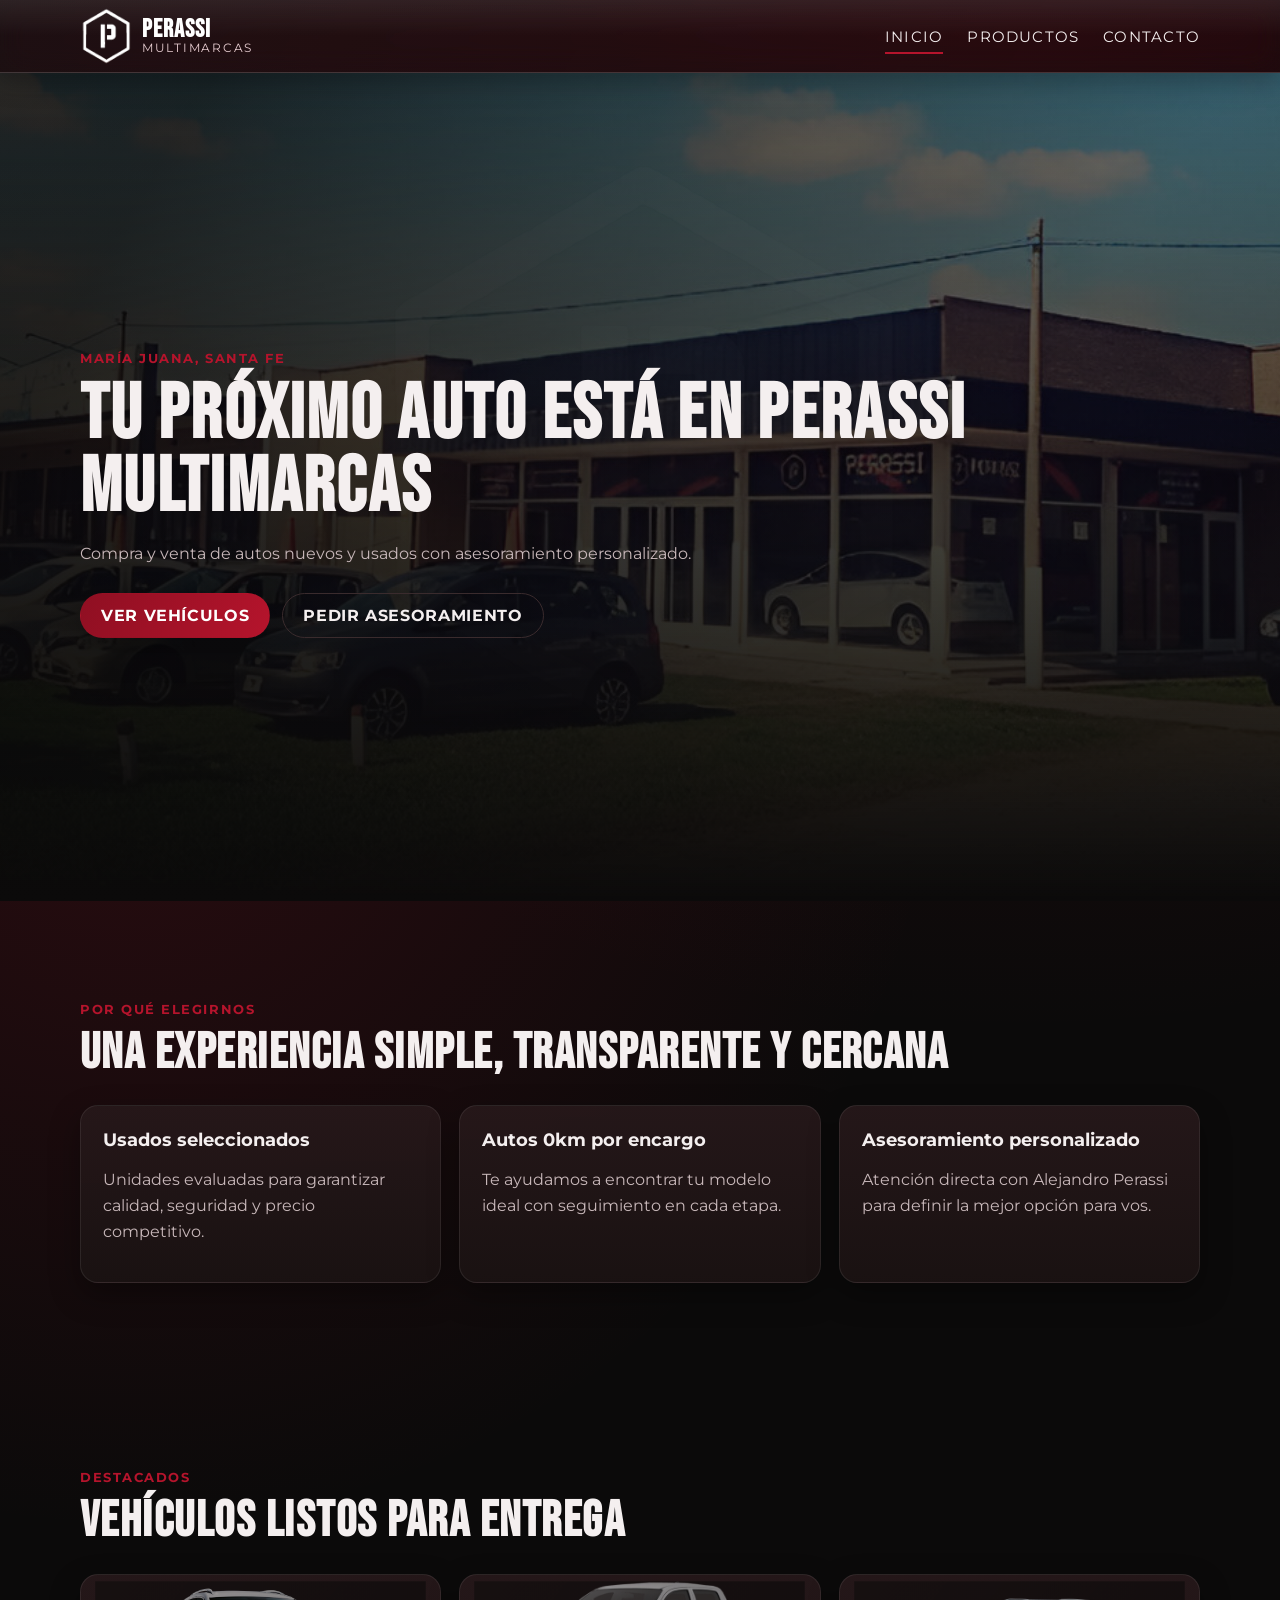
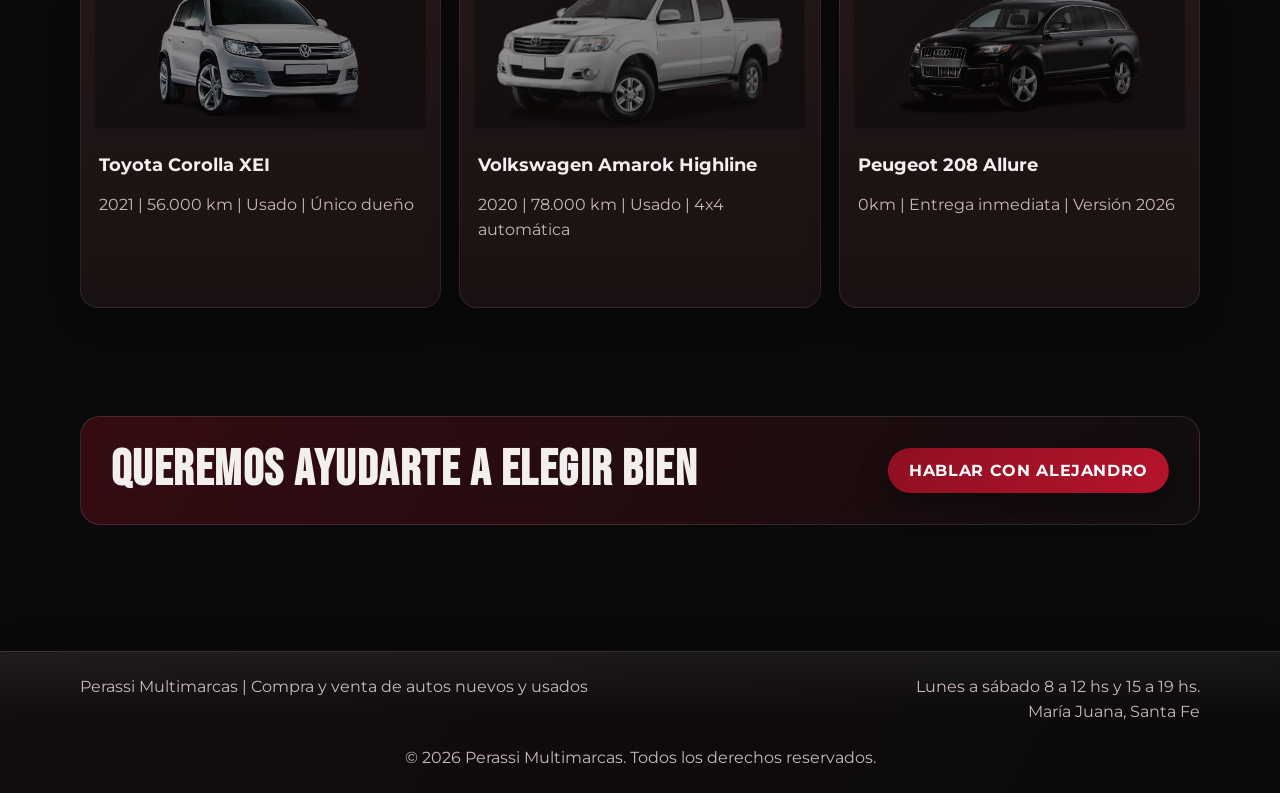
<file: index.html>
﻿<!DOCTYPE html>
<html lang="es">
<head>
  <meta charset="UTF-8">
  <meta name="viewport" content="width=device-width, initial-scale=1.0">
  <title>Perassi Multimarcas | Inicio</title>
  <meta name="description" content="Compra y venta de autos nuevos y usados en María Juana, Santa Fe. Asesoramiento personalizado.">
  <link rel="preconnect" href="https://fonts.googleapis.com">
  <link rel="preconnect" href="https://fonts.gstatic.com" crossorigin>
  <link href="https://fonts.googleapis.com/css2?family=Bebas+Neue&family=Montserrat:wght@400;500;600;700;800&display=swap" rel="stylesheet">
  <link rel="stylesheet" href="styles.css">
</head>
<body>
  <header class="site-header">
    <div class="container nav-wrap">
      <a class="brand" href="index.html" aria-label="Perassi Multimarcas inicio">
        <img src="assets/logo-perassi-p.png" alt="Logo Perassi Multimarcas">
        <span class="brand-text">
          <strong>Perassi</strong>
          <span>multimarcas</span>
        </span>
      </a>
      <button class="nav-toggle" aria-label="Abrir menú" aria-expanded="false" aria-controls="primary-nav"><span class="sr-only">Menú</span><span class="bar"></span><span class="bar"></span><span class="bar"></span></button>
      <nav id="primary-nav" class="site-nav">
        <a class="active" href="index.html">Inicio</a>
        <a href="productos.html">Productos</a>
        <a href="contacto.html">Contacto</a>
      </nav>
    </div>
  </header>

  <main>
    <section class="hero">
      <div class="hero-overlay"></div>
      <div class="container hero-content reveal">
        <p class="eyebrow">María Juana, Santa Fe</p>
        <h1>Tu próximo auto está en Perassi Multimarcas</h1>
        <p>Compra y venta de autos nuevos y usados con asesoramiento personalizado.</p>
        <div class="hero-actions">
          <a class="btn btn-primary" href="productos.html">Ver vehículos</a>
          <a class="btn btn-outline" href="contacto.html">Pedir asesoramiento</a>
        </div>
      </div>
    </section>

    <section class="section features">
      <div class="container">
        <div class="section-head reveal">
          <p class="eyebrow">Por qué elegirnos</p>
          <h2>Una experiencia simple, transparente y cercana</h2>
        </div>
        <div class="feature-grid">
          <article class="card reveal">
            <h3>Usados seleccionados</h3>
            <p>Unidades evaluadas para garantizar calidad, seguridad y precio competitivo.</p>
          </article>
          <article class="card reveal">
            <h3>Autos 0km por encargo</h3>
            <p>Te ayudamos a encontrar tu modelo ideal con seguimiento en cada etapa.</p>
          </article>
          <article class="card reveal">
            <h3>Asesoramiento personalizado</h3>
            <p>Atención directa con Alejandro Perassi para definir la mejor opción para vos.</p>
          </article>
        </div>
      </div>
    </section>

    <section class="section inventory-preview">
      <div class="container">
        <div class="section-head reveal">
          <p class="eyebrow">Destacados</p>
          <h2>Vehículos listos para entrega</h2>
        </div>
        <div class="vehicle-grid">
          <article class="vehicle-card reveal">
            <a class="vehicle-card-hitbox" href="contacto.html" aria-label="Consultar Toyota Corolla XEI"></a>
            <div class="vehicle-thumb thumb-1"></div>
            <div class="vehicle-body">
              <h3>Toyota Corolla XEI</h3>
              <p>2021 | 56.000 km | Usado | Único dueño</p>
              <span class="vehicle-link">Consultar unidad</span>
            </div>
          </article>
          <article class="vehicle-card reveal">
            <a class="vehicle-card-hitbox" href="contacto.html" aria-label="Consultar Volkswagen Amarok Highline"></a>
            <div class="vehicle-thumb thumb-2"></div>
            <div class="vehicle-body">
              <h3>Volkswagen Amarok Highline</h3>
              <p>2020 | 78.000 km | Usado | 4x4 automática</p>
              <span class="vehicle-link">Consultar unidad</span>
            </div>
          </article>
          <article class="vehicle-card reveal">
            <a class="vehicle-card-hitbox" href="contacto.html" aria-label="Consultar Peugeot 208 Allure"></a>
            <div class="vehicle-thumb thumb-3"></div>
            <div class="vehicle-body">
              <h3>Peugeot 208 Allure</h3>
              <p>0km | Entrega inmediata | Versión 2026</p>
              <span class="vehicle-link">Consultar unidad</span>
            </div>
          </article>
        </div>
      </div>
    </section>

    <section class="section cta-strip reveal">
      <div class="container cta-inner">
        <h2>Queremos ayudarte a elegir bien</h2>
        <a class="btn btn-primary" href="contacto.html">Hablar con Alejandro</a>
      </div>
    </section>
  </main>

  <footer class="site-footer">
    <div class="container footer-inner">
      <p class="footer-left">Perassi Multimarcas | Compra y venta de autos nuevos y usados</p>
      <div class="footer-right">
        <p class="footer-hours">Lunes a sábado 8 a 12 hs y 15 a 19 hs.</p>
        <p><a class="footer-map" href="https://www.google.com/maps/search/?api=1&query=Mar%C3%ADa+Juana%2C+Santa+Fe%2C+Argentina" target="_blank" rel="noopener noreferrer">María Juana, Santa Fe</a></p>
      </div>
      <p class="footer-legal">© 2026 Perassi Multimarcas. Todos los derechos reservados.</p>
    </div>
  </footer>

  <script src="script.js"></script>
  
</body>
</html>
</file>
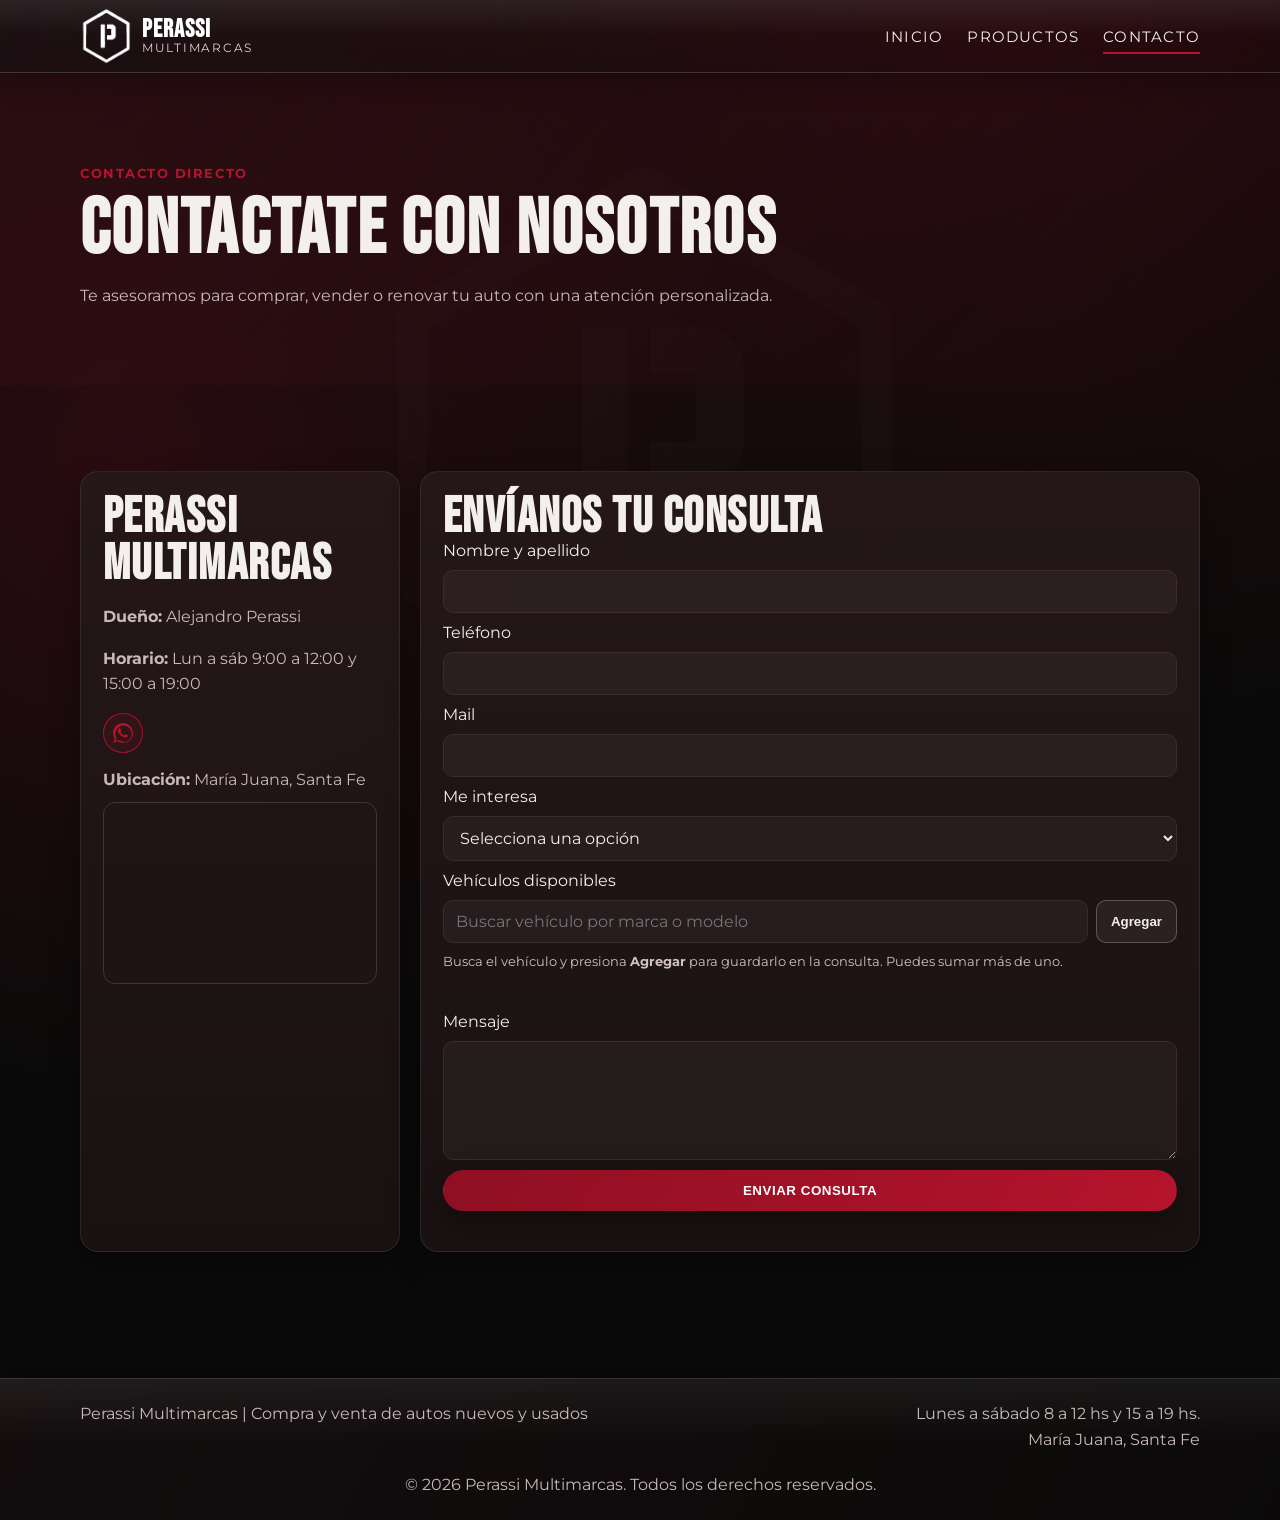
<file: contacto.html>
﻿<!DOCTYPE html>
<html lang="es">
<head>
  <meta charset="UTF-8">
  <meta name="viewport" content="width=device-width, initial-scale=1.0">
  <title>Perassi Multimarcas | Contacto</title>
  <meta name="description" content="Contacta a Perassi Multimarcas para asesoramiento personalizado en compra y venta de autos.">
  <link rel="preconnect" href="https://fonts.googleapis.com">
  <link rel="preconnect" href="https://fonts.gstatic.com" crossorigin>
  <link href="https://fonts.googleapis.com/css2?family=Bebas+Neue&family=Montserrat:wght@400;500;600;700;800&display=swap" rel="stylesheet">
  <link rel="stylesheet" href="styles.css">
</head>
<body>
  <header class="site-header">
    <div class="container nav-wrap">
      <a class="brand" href="index.html" aria-label="Perassi Multimarcas inicio">
        <img src="assets/logo-perassi-p.png" alt="Logo Perassi Multimarcas">
        <span class="brand-text">
          <strong>Perassi</strong>
          <span>multimarcas</span>
        </span>
      </a>
      <button class="nav-toggle" aria-label="Abrir menú" aria-expanded="false" aria-controls="primary-nav"><span class="sr-only">Menú</span><span class="bar"></span><span class="bar"></span><span class="bar"></span></button>
      <nav id="primary-nav" class="site-nav">
        <a href="index.html">Inicio</a>
        <a href="productos.html">Productos</a>
        <a class="active" href="contacto.html">Contacto</a>
      </nav>
    </div>
  </header>

  <main>
    <section class="page-hero page-hero-contact brand-bg-lock">
      <div class="container reveal">
        <p class="eyebrow">Contacto directo</p>
        <h1>Contactate con nosotros</h1>
        <p>Te asesoramos para comprar, vender o renovar tu auto con una atención personalizada.</p>
      </div>
    </section>

    <section class="section">
      <div class="container contact-layout">
        <aside class="contact-info card reveal">
          <h2>Perassi Multimarcas</h2>
          <p><strong>Dueño:</strong> Alejandro Perassi</p>
          <p><strong>Horario:</strong> Lun a sáb 9:00 a 12:00 y 15:00 a 19:00</p>
          <div class="contact-actions">
            <a class="whatsapp-icon-link" href="https://wa.me/5490000000000" target="_blank" rel="noopener noreferrer" aria-label="Escribir por WhatsApp">
              <svg viewBox="0 0 24 24" width="24" height="24" aria-hidden="true">
                <path fill="currentColor" d="M12.04 2C6.55 2 2.1 6.45 2.1 11.94c0 1.95.56 3.85 1.63 5.47L2 22l4.74-1.68a9.88 9.88 0 0 0 5.3 1.54h.01c5.49 0 9.95-4.45 9.95-9.94A9.95 9.95 0 0 0 12.04 2Zm0 18.24h-.01a8.27 8.27 0 0 1-4.2-1.14l-.3-.18-2.81 1 .94-2.88-.2-.3a8.25 8.25 0 0 1-1.28-4.4 8.33 8.33 0 1 1 8.34 8.9Zm4.56-6.22c-.25-.13-1.47-.72-1.7-.8-.23-.09-.4-.13-.56.12-.17.25-.65.8-.8.96-.15.17-.3.19-.56.06-.25-.13-1.08-.4-2.05-1.29-.76-.68-1.28-1.52-1.43-1.78-.15-.25-.02-.38.11-.5.11-.1.25-.26.38-.39.13-.13.17-.22.25-.37.08-.16.04-.28-.02-.4-.06-.13-.56-1.35-.76-1.84-.2-.49-.4-.42-.56-.43h-.48c-.16 0-.42.06-.64.31-.22.25-.84.82-.84 2s.86 2.32.98 2.48c.12.16 1.7 2.6 4.12 3.65.58.25 1.03.4 1.38.5.58.18 1.1.15 1.52.09.46-.07 1.47-.6 1.68-1.18.21-.58.21-1.07.15-1.17-.06-.1-.23-.16-.48-.29Z"/>
              </svg>
            </a>
          </div>
          <p class="contact-location"><strong>Ubicación:</strong> María Juana, Santa Fe</p>
          <div class="contact-map-wrap">
            <iframe
              title="Mapa de María Juana, Santa Fe"
              src="https://www.google.com/maps?q=Mar%C3%ADa+Juana,+Santa+Fe&output=embed"
              loading="lazy"
              referrerpolicy="no-referrer-when-downgrade"
            ></iframe>
          </div>
        </aside>

        <div class="contact-form-wrap card reveal">
          <h2>Envíanos tu consulta</h2>
          <form class="contact-form" id="contactForm" novalidate>
            <label for="name">Nombre y apellido</label>
            <input id="name" name="name" type="text" required>

            <label for="phone">Teléfono</label>
            <input id="phone" name="phone" type="tel" required>

            <label for="email">Mail</label>
            <input id="email" name="email" type="email" required>

            <label for="interest">Me interesa</label>
            <select id="interest" name="interest" required>
              <option value="">Selecciona una opción</option>
              <option value="compra">Comprar un auto</option>
              <option value="venta">Vender mi auto</option>
              <option value="permuta">Consultar permuta</option>
            </select>

            <label for="vehicleAvailable">Vehículos disponibles</label>
            <div class="vehicle-selector-wrap">
              <input id="vehicleAvailable" name="vehicleAvailable" type="search" list="vehicleOptions" placeholder="Buscar vehículo por marca o modelo">
              <button id="addVehicleBtn" class="btn btn-outline btn-small" type="button">Agregar</button>
            </div>
            <p class="field-help">Busca el vehículo y presiona <strong>Agregar</strong> para guardarlo en la consulta. Puedes sumar más de uno.</p>
            <datalist id="vehicleOptions"></datalist>
            <div id="selectedVehiclesList" class="selected-vehicles" aria-live="polite"></div>
            <input id="selectedVehicles" name="selectedVehicles" type="hidden">

            <label for="message">Mensaje</label>
            <textarea id="message" name="message" rows="5" required></textarea>

            <button type="submit" class="btn btn-primary">Enviar consulta</button>
            <p id="formMessage" class="form-message" aria-live="polite"></p>
          </form>
        </div>
      </div>
    </section>
  </main>

  <footer class="site-footer">
    <div class="container footer-inner">
      <p class="footer-left">Perassi Multimarcas | Compra y venta de autos nuevos y usados</p>
      <div class="footer-right">
        <p class="footer-hours">Lunes a sábado 8 a 12 hs y 15 a 19 hs.</p>
        <p><a class="footer-map" href="https://www.google.com/maps/search/?api=1&query=Mar%C3%ADa+Juana%2C+Santa+Fe%2C+Argentina" target="_blank" rel="noopener noreferrer">María Juana, Santa Fe</a></p>
      </div>
      <p class="footer-legal">© 2026 Perassi Multimarcas. Todos los derechos reservados.</p>
    </div>
  </footer>

  <script src="script.js"></script>
</body>
</html>
</file>
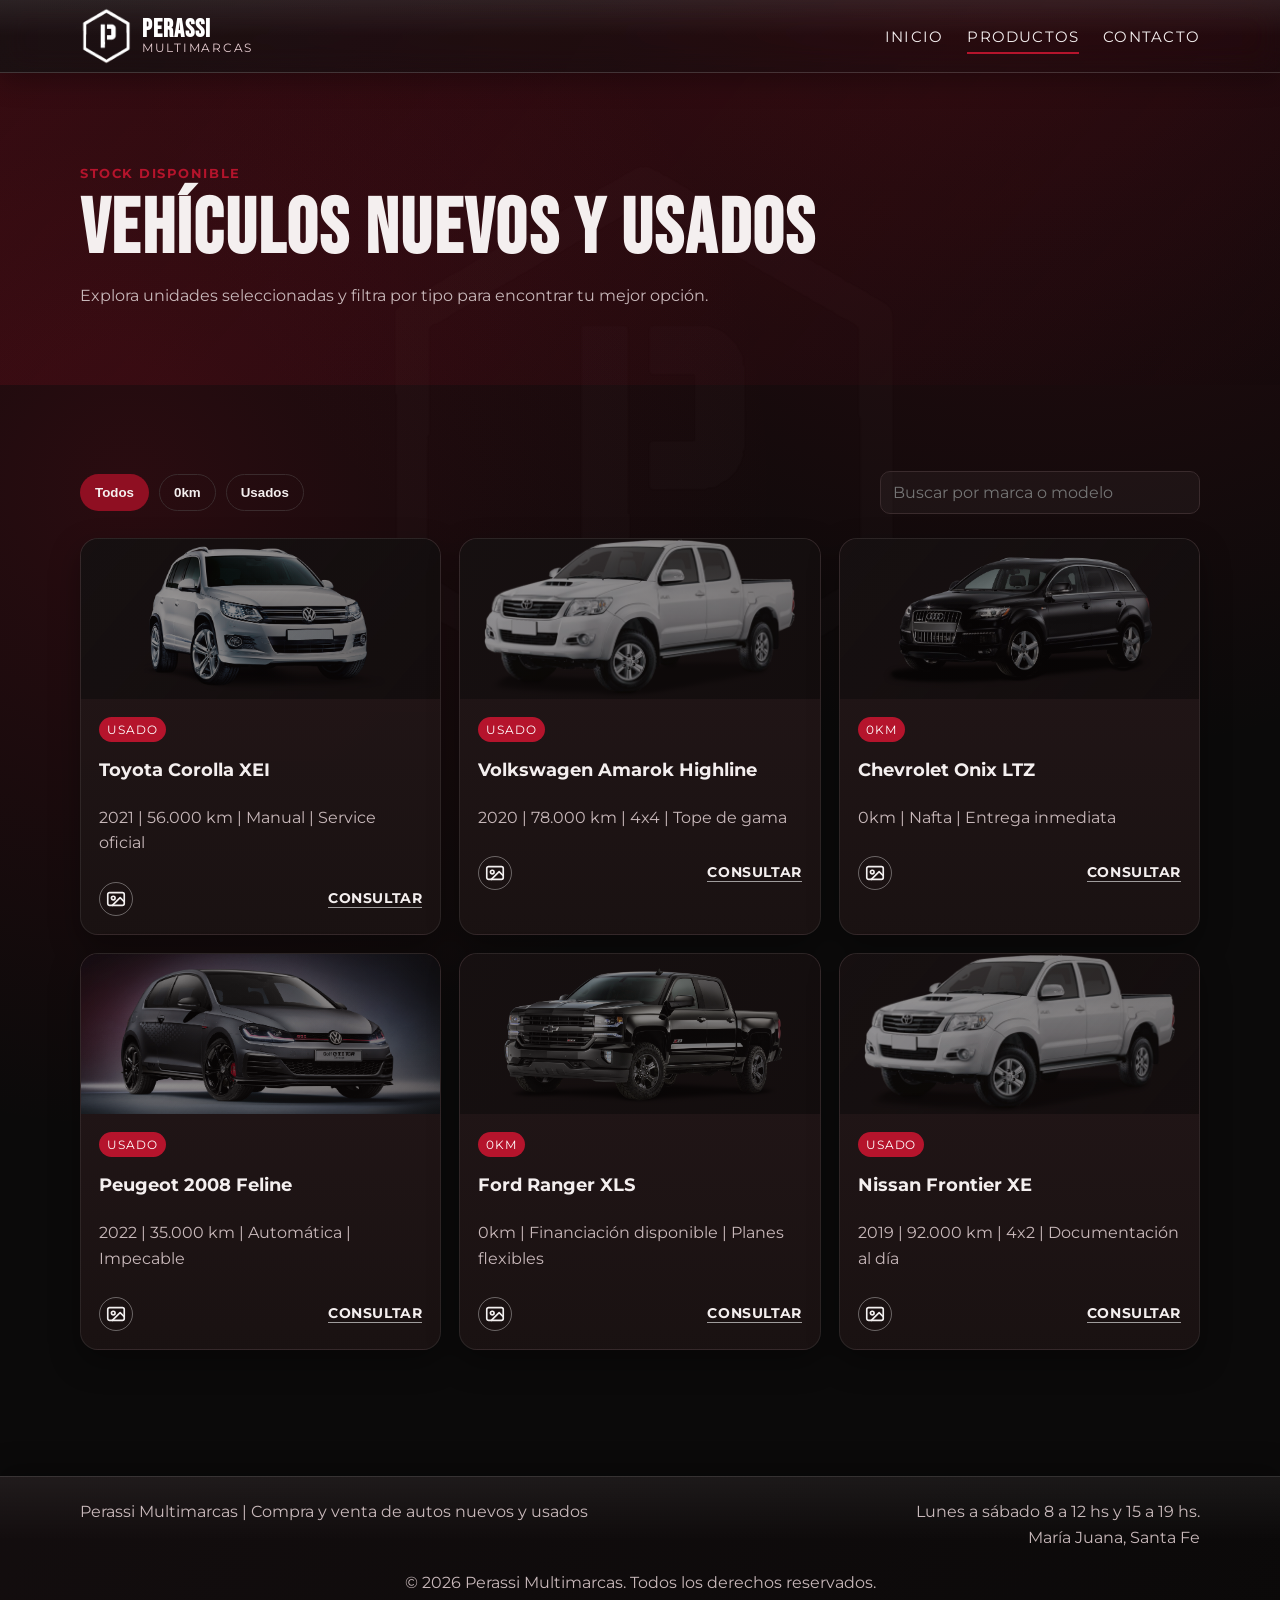
<file: productos.html>
﻿<!DOCTYPE html>
<html lang="es">
<head>
  <meta charset="UTF-8">
  <meta name="viewport" content="width=device-width, initial-scale=1.0">
  <title>Perassi Multimarcas | Productos</title>
  <meta name="description" content="Catalogo de autos nuevos y usados de Perassi Multimarcas en Maria Juana, Santa Fe.">
  <link rel="preconnect" href="https://fonts.googleapis.com">
  <link rel="preconnect" href="https://fonts.gstatic.com" crossorigin>
  <link href="https://fonts.googleapis.com/css2?family=Bebas+Neue&family=Montserrat:wght@400;500;600;700;800&display=swap" rel="stylesheet">
  <link rel="stylesheet" href="styles.css">
</head>
<body>
  <header class="site-header">
    <div class="container nav-wrap">
      <a class="brand" href="index.html" aria-label="Perassi Multimarcas inicio">
        <img src="assets/logo-perassi-p.png" alt="Logo Perassi Multimarcas">
        <span class="brand-text">
          <strong>Perassi</strong>
          <span>multimarcas</span>
        </span>
      </a>
      <button class="nav-toggle" aria-label="Abrir menú" aria-expanded="false" aria-controls="primary-nav"><span class="sr-only">Menú</span><span class="bar"></span><span class="bar"></span><span class="bar"></span></button>
      <nav id="primary-nav" class="site-nav">
        <a href="index.html">Inicio</a>
        <a class="active" href="productos.html">Productos</a>
        <a href="contacto.html">Contacto</a>
      </nav>
    </div>
  </header>

  <main>
    <section class="page-hero page-hero-products brand-bg-lock">
      <div class="container reveal">
        <p class="eyebrow">Stock disponible</p>
        <h1>Vehículos nuevos y usados</h1>
        <p>Explora unidades seleccionadas y filtra por tipo para encontrar tu mejor opción.</p>
      </div>
    </section>

    <section class="section">
      <div class="container">
        <div class="filters reveal">
          <div class="filter-buttons" role="group" aria-label="Filtrar por tipo">
            <button class="filter-btn active" data-filter="all">Todos</button>
            <button class="filter-btn" data-filter="nuevo">0km</button>
            <button class="filter-btn" data-filter="usado">Usados</button>
          </div>
          <input id="searchInput" type="search" placeholder="Buscar por marca o modelo" aria-label="Buscar vehículos">
        </div>

        <div id="productGrid" class="vehicle-grid products-grid">
          <article class="vehicle-card reveal" data-type="usado" data-name="toyota corolla xei" data-vehicle-title="Toyota Corolla XEI" tabindex="0" role="button" aria-label="Abrir galería Toyota Corolla XEI">
            <div class="vehicle-thumb thumb-1"></div>
            <div class="vehicle-body">
              <span class="badge">Usado</span>
              <h3>Toyota Corolla XEI</h3>
              <p>2021 | 56.000 km | Manual | Service oficial</p>
              <div class="vehicle-actions">
                <span class="gallery-icon" aria-hidden="true">
                  <svg viewBox="0 0 24 24" width="22" height="22" fill="none" stroke="currentColor" stroke-width="1.8" stroke-linecap="round" stroke-linejoin="round"><rect x="3" y="5" width="18" height="14" rx="2"></rect><circle cx="9" cy="11" r="2"></circle><path d="M21 15l-4.5-4.5L8 19"></path></svg>
                </span>
                <a class="consult-link" href="contacto.html">Consultar</a>
              </div>
            </div>
          </article>
          <article class="vehicle-card reveal" data-type="usado" data-name="volkswagen amarok highline" data-vehicle-title="Volkswagen Amarok Highline" tabindex="0" role="button" aria-label="Abrir galería Volkswagen Amarok Highline">
            <div class="vehicle-thumb thumb-2"></div>
            <div class="vehicle-body">
              <span class="badge">Usado</span>
              <h3>Volkswagen Amarok Highline</h3>
              <p>2020 | 78.000 km | 4x4 | Tope de gama</p>
              <div class="vehicle-actions">
                <span class="gallery-icon" aria-hidden="true">
                  <svg viewBox="0 0 24 24" width="22" height="22" fill="none" stroke="currentColor" stroke-width="1.8" stroke-linecap="round" stroke-linejoin="round"><rect x="3" y="5" width="18" height="14" rx="2"></rect><circle cx="9" cy="11" r="2"></circle><path d="M21 15l-4.5-4.5L8 19"></path></svg>
                </span>
                <a class="consult-link" href="contacto.html">Consultar</a>
              </div>
            </div>
          </article>
          <article class="vehicle-card reveal" data-type="nuevo" data-name="chevrolet onix ltz" data-vehicle-title="Chevrolet Onix LTZ" tabindex="0" role="button" aria-label="Abrir galería Chevrolet Onix LTZ">
            <div class="vehicle-thumb thumb-3"></div>
            <div class="vehicle-body">
              <span class="badge">0km</span>
              <h3>Chevrolet Onix LTZ</h3>
              <p>0km | Nafta | Entrega inmediata</p>
              <div class="vehicle-actions">
                <span class="gallery-icon" aria-hidden="true">
                  <svg viewBox="0 0 24 24" width="22" height="22" fill="none" stroke="currentColor" stroke-width="1.8" stroke-linecap="round" stroke-linejoin="round"><rect x="3" y="5" width="18" height="14" rx="2"></rect><circle cx="9" cy="11" r="2"></circle><path d="M21 15l-4.5-4.5L8 19"></path></svg>
                </span>
                <a class="consult-link" href="contacto.html">Consultar</a>
              </div>
            </div>
          </article>
          <article class="vehicle-card reveal" data-type="usado" data-name="peugeot 2008 feline" data-vehicle-title="Peugeot 2008 Feline" tabindex="0" role="button" aria-label="Abrir galería Peugeot 2008 Feline">
            <div class="vehicle-thumb thumb-4"></div>
            <div class="vehicle-body">
              <span class="badge">Usado</span>
              <h3>Peugeot 2008 Feline</h3>
              <p>2022 | 35.000 km | Automática | Impecable</p>
              <div class="vehicle-actions">
                <span class="gallery-icon" aria-hidden="true">
                  <svg viewBox="0 0 24 24" width="22" height="22" fill="none" stroke="currentColor" stroke-width="1.8" stroke-linecap="round" stroke-linejoin="round"><rect x="3" y="5" width="18" height="14" rx="2"></rect><circle cx="9" cy="11" r="2"></circle><path d="M21 15l-4.5-4.5L8 19"></path></svg>
                </span>
                <a class="consult-link" href="contacto.html">Consultar</a>
              </div>
            </div>
          </article>
          <article class="vehicle-card reveal" data-type="nuevo" data-name="ford ranger xls" data-vehicle-title="Ford Ranger XLS" tabindex="0" role="button" aria-label="Abrir galería Ford Ranger XLS">
            <div class="vehicle-thumb thumb-5"></div>
            <div class="vehicle-body">
              <span class="badge">0km</span>
              <h3>Ford Ranger XLS</h3>
              <p>0km | Financiación disponible | Planes flexibles</p>
              <div class="vehicle-actions">
                <span class="gallery-icon" aria-hidden="true">
                  <svg viewBox="0 0 24 24" width="22" height="22" fill="none" stroke="currentColor" stroke-width="1.8" stroke-linecap="round" stroke-linejoin="round"><rect x="3" y="5" width="18" height="14" rx="2"></rect><circle cx="9" cy="11" r="2"></circle><path d="M21 15l-4.5-4.5L8 19"></path></svg>
                </span>
                <a class="consult-link" href="contacto.html">Consultar</a>
              </div>
            </div>
          </article>
          <article class="vehicle-card reveal" data-type="usado" data-name="nissan frontier xe" data-vehicle-title="Nissan Frontier XE" tabindex="0" role="button" aria-label="Abrir galería Nissan Frontier XE">
            <div class="vehicle-thumb thumb-6"></div>
            <div class="vehicle-body">
              <span class="badge">Usado</span>
              <h3>Nissan Frontier XE</h3>
              <p>2019 | 92.000 km | 4x2 | Documentación al día</p>
              <div class="vehicle-actions">
                <span class="gallery-icon" aria-hidden="true">
                  <svg viewBox="0 0 24 24" width="22" height="22" fill="none" stroke="currentColor" stroke-width="1.8" stroke-linecap="round" stroke-linejoin="round"><rect x="3" y="5" width="18" height="14" rx="2"></rect><circle cx="9" cy="11" r="2"></circle><path d="M21 15l-4.5-4.5L8 19"></path></svg>
                </span>
                <a class="consult-link" href="contacto.html">Consultar</a>
              </div>
            </div>
          </article>
        </div>
        <p id="emptyState" class="empty-state" hidden>No encontramos vehículos con ese criterio.</p>
      </div>
    </section>
  </main>

  <div class="gallery-modal" id="galleryModal" hidden>
    <div class="gallery-modal-panel" role="dialog" aria-modal="true" aria-labelledby="galleryTitle">
      <button class="gallery-close" type="button" aria-label="Cerrar galería">×</button>
      <h2 id="galleryTitle" class="sr-only">Galería multimedia</h2>
      <div class="gallery-stage" id="galleryStage">
        <button class="gallery-nav prev" type="button" aria-label="Anterior">‹</button>
        <div class="gallery-media-wrap" id="galleryMediaWrap"></div>
        <button class="gallery-nav next" type="button" aria-label="Siguiente">›</button>
      </div>
      <div class="gallery-dots" id="galleryDots" aria-label="Navegación de imágenes"></div>
      <p class="gallery-caption" id="galleryCaption"></p>
      <a id="modalConsultLink" class="gallery-consult-link btn btn-primary" href="contacto.html">Consultar este vehículo</a>
    </div>
  </div>

  <footer class="site-footer">
    <div class="container footer-inner">
      <p class="footer-left">Perassi Multimarcas | Compra y venta de autos nuevos y usados</p>
      <div class="footer-right">
        <p class="footer-hours">Lunes a sábado 8 a 12 hs y 15 a 19 hs.</p>
        <p><a class="footer-map" href="https://www.google.com/maps/search/?api=1&query=Mar%C3%ADa+Juana%2C+Santa+Fe%2C+Argentina" target="_blank" rel="noopener noreferrer">María Juana, Santa Fe</a></p>
      </div>
      <p class="footer-legal">© 2026 Perassi Multimarcas. Todos los derechos reservados.</p>
    </div>
  </footer>

  <script src="script.js"></script>
</body>
</html>
</file>
<file: styles.css>
﻿:root {
  --bg: #0b0a0a;
  --bg-soft: #161111;
  --card: #1f1617;
  --text: #f4efef;
  --muted: #c8b8ba;
  --brand: #8f0f22;
  --brand-strong: #b5142c;
  --line: #3a2b2d;
  --shadow: 0 12px 30px rgba(0, 0, 0, 0.35);
  --header-h: 72px;
}

* {
  box-sizing: border-box;
}

html,
body {
  margin: 0;
  padding: 0;
}

html {
  scrollbar-width: thin;
  scrollbar-color: rgba(181, 20, 44, 0.85) rgba(255, 255, 255, 0.06);
}

*::-webkit-scrollbar {
  width: 9px;
  height: 9px;
}

*::-webkit-scrollbar-track {
  background: rgba(255, 255, 255, 0.05);
}

*::-webkit-scrollbar-thumb {
  background: linear-gradient(180deg, rgba(143, 15, 34, 0.95), rgba(181, 20, 44, 0.86));
  border-radius: 999px;
  border: 2px solid rgba(11, 10, 10, 0.55);
}

*::-webkit-scrollbar-thumb:hover {
  background: linear-gradient(180deg, rgba(181, 20, 44, 0.95), rgba(212, 49, 76, 0.9));
}

body {
  font-family: "Montserrat", sans-serif;
  background:
    radial-gradient(circle at 80% -10%, rgba(143, 15, 34, 0.28), transparent 45%),
    radial-gradient(circle at 10% 30%, rgba(181, 20, 44, 0.18), transparent 40%),
    var(--bg);
  color: var(--text);
  min-height: 100vh;
  position: relative;
}

body::before {
  content: "";
  position: fixed;
  inset: 0;
  background: url("assets/logo-perassi-p.png") no-repeat center center / min(50vw, 560px);
  opacity: 0.015;
  pointer-events: none;
  z-index: -1;
  transition: opacity 0.35s ease;
}

body.show-brand-bg::before {
  opacity: 0.06;
}

img {
  max-width: 100%;
  display: block;
}

a {
  color: inherit;
  text-decoration: none;
}

.container {
  width: min(1120px, 92%);
  margin-inline: auto;
}

.site-header {
  position: sticky;
  top: 0;
  z-index: 50;
  backdrop-filter: blur(14px) saturate(130%);
  -webkit-backdrop-filter: blur(14px) saturate(130%);
  background: linear-gradient(120deg, rgba(38, 25, 28, 0.4), rgba(14, 11, 12, 0.26));
  border-bottom: 1px solid rgba(255, 255, 255, 0.16);
  box-shadow: 0 10px 24px rgba(0, 0, 0, 0.25);
}

.site-header::before {
  content: "";
  position: absolute;
  inset: 0;
  background: linear-gradient(180deg, rgba(255, 255, 255, 0.08), transparent 50%);
  pointer-events: none;
}

.nav-wrap {
  display: flex;
  align-items: center;
  justify-content: space-between;
  min-height: var(--header-h);
  gap: 20px;
}

.brand {
  display: inline-flex;
  align-items: center;
  gap: 10px;
}

.brand img {
  width: 52px;
}

.brand-text {
  display: inline-flex;
  flex-direction: column;
  line-height: 0.9;
  text-transform: uppercase;
  letter-spacing: 0.06em;
}

.brand-text strong {
  font-family: "Bebas Neue", sans-serif;
  font-size: 1.58rem;
  color: #ffffff;
}

.brand-text span {
  font-size: 0.77rem;
  color: #e8ced2;
  letter-spacing: 0.14em;
}

.nav-toggle {
  display: none;
  background: rgba(255, 255, 255, 0.04);
  border: 1px solid var(--line);
  color: var(--text);
  width: 44px;
  height: 40px;
  border-radius: 10px;
  cursor: pointer;
  align-items: center;
  justify-content: center;
  flex-direction: column;
  gap: 5px;
}

.nav-toggle .bar {
  display: block;
  width: 18px;
  height: 2px;
  border-radius: 999px;
  background: #f7f2f2;
}

.sr-only {
  position: absolute;
  width: 1px;
  height: 1px;
  padding: 0;
  margin: -1px;
  overflow: hidden;
  clip: rect(0, 0, 0, 0);
  white-space: nowrap;
  border: 0;
}

.site-nav {
  display: flex;
  gap: 24px;
}

.site-nav a {
  font-size: 0.95rem;
  text-transform: uppercase;
  letter-spacing: 0.08em;
  position: relative;
  padding: 4px 0;
}

.site-nav a::after {
  content: "";
  position: absolute;
  left: 0;
  bottom: -4px;
  width: 0;
  height: 2px;
  background: var(--brand-strong);
  transition: width 0.25s ease;
}

.site-nav a:hover::after,
.site-nav a.active::after {
  width: 100%;
}

.hero,
.page-hero {
  position: relative;
  overflow: hidden;
}

.hero {
  min-height: calc(100svh - var(--header-h));
  min-height: calc(100dvh - var(--header-h));
  display: flex;
  align-items: center;
  padding: 0;
}

.hero::before {
  content: "";
  position: absolute;
  inset: 0;
  background:
    linear-gradient(120deg, rgba(8, 6, 6, 0.84) 12%, rgba(8, 6, 6, 0.5) 70%),
    url("assets/hero-local-perassi.jpg") no-repeat center 72% / cover;
  z-index: -2;
}

.hero-overlay {
  position: absolute;
  inset: 0;
  z-index: -1;
  background: linear-gradient(180deg, rgba(11, 10, 10, 0) 0%, var(--bg) 100%);
}

.hero-content {
  max-width: 100%;
  padding: 24px 0;
}

.eyebrow {
  color: var(--brand-strong);
  font-weight: 700;
  letter-spacing: 0.12em;
  text-transform: uppercase;
  margin-bottom: 10px;
  font-size: 0.8rem;
}

h1,
h2,
h3 {
  margin: 0;
}

h1,
h2 {
  font-family: "Bebas Neue", sans-serif;
  letter-spacing: 0.03em;
  line-height: 0.95;
}

h1 {
  font-size: clamp(2.2rem, 6vw, 4.8rem);
}

h2 {
  font-size: clamp(1.9rem, 5vw, 3.1rem);
}

h3 {
  font-size: 1.15rem;
}

p {
  color: var(--muted);
  line-height: 1.6;
}

.hero p {
  max-width: 100%;
}

.hero-actions {
  margin-top: 26px;
  display: flex;
  flex-wrap: wrap;
  gap: 12px;
}

.btn {
  display: inline-flex;
  align-items: center;
  justify-content: center;
  padding: 12px 20px;
  border-radius: 999px;
  font-weight: 700;
  letter-spacing: 0.04em;
  text-transform: uppercase;
  border: 1px solid transparent;
  transition: transform 0.22s ease, background 0.22s ease, color 0.22s ease;
}

.btn:hover {
  transform: translateY(-2px);
}

.btn-primary {
  background: linear-gradient(120deg, var(--brand), var(--brand-strong));
  color: #fff;
  box-shadow: var(--shadow);
}

.btn-primary:hover {
  background: linear-gradient(120deg, #a41127, #cb1c38);
}

.btn-outline {
  border-color: var(--line);
  color: var(--text);
}

.btn-outline:hover {
  border-color: var(--brand-strong);
  background: rgba(181, 20, 44, 0.18);
}

.section {
  padding: 86px 0;
}

.section-head {
  margin-bottom: 28px;
}

.feature-grid,
.vehicle-grid {
  display: grid;
  gap: 18px;
}

.feature-grid {
  grid-template-columns: repeat(auto-fit, minmax(220px, 1fr));
}

.card,
.vehicle-card {
  background: linear-gradient(180deg, rgba(38, 24, 26, 0.95), rgba(26, 18, 18, 0.98));
  border: 1px solid rgba(255, 255, 255, 0.08);
  border-radius: 18px;
  box-shadow: var(--shadow);
  transition: transform 0.24s ease, border-color 0.24s ease, box-shadow 0.24s ease;
}

.card:hover,
.card:focus-within,
.vehicle-card:hover,
.vehicle-card:focus-within {
  transform: translateY(-5px);
  border-color: rgba(181, 20, 44, 0.75);
  box-shadow: 0 16px 36px rgba(0, 0, 0, 0.45);
}

.card {
  padding: 22px;
}

.vehicle-grid {
  grid-template-columns: repeat(auto-fit, minmax(240px, 1fr));
}

.vehicle-card {
  overflow: hidden;
  position: relative;
}

.vehicle-thumb {
  height: 160px;
  background-size: cover;
  background-position: center;
  transition: transform 0.35s ease;
}

.thumb-1 { background: linear-gradient(130deg, rgba(14, 9, 9, 0.38), rgba(14, 9, 9, 0.6)), url("assets/vehiculo-auto.png") no-repeat center center / contain, #1b1415; }
.thumb-2 { background: linear-gradient(130deg, rgba(14, 9, 9, 0.38), rgba(14, 9, 9, 0.6)), url("assets/vehiculo-pickup.png") no-repeat center center / contain, #1b1415; }
.thumb-3 { background: linear-gradient(130deg, rgba(14, 9, 9, 0.38), rgba(14, 9, 9, 0.6)), url("assets/vehiculo-auto2.png") no-repeat center center / contain, #1b1415; }
.thumb-4 { background: linear-gradient(130deg, rgba(14, 9, 9, 0.36), rgba(14, 9, 9, 0.62)), url("assets/vehiculo-producto.jpg") no-repeat center center / cover, #1b1415; }
.thumb-5 { background: linear-gradient(130deg, rgba(14, 9, 9, 0.38), rgba(14, 9, 9, 0.6)), url("assets/vehiculo-pickup2.png") no-repeat center center / contain, #1b1415; }
.thumb-6 { background: linear-gradient(130deg, rgba(14, 9, 9, 0.38), rgba(14, 9, 9, 0.6)), url("assets/vehiculo-pickup.png") no-repeat center center / contain, #1b1415; }

.vehicle-body {
  padding: 18px;
  position: relative;
  z-index: 2;
}

.vehicle-card-hitbox {
  position: absolute;
  inset: 0;
  z-index: 3;
}

.vehicle-link {
  display: inline-block;
  color: #fff;
  margin-top: 10px;
  font-weight: 700;
  border-bottom: 1px solid rgba(255, 255, 255, 0.7);
  opacity: 1;
  transform: translateY(0);
  transition: opacity 0.2s ease, transform 0.2s ease;
}

.inventory-preview .vehicle-link {
  opacity: 0;
  transform: translateY(6px);
}

.inventory-preview .vehicle-grid {
  display: flex;
  gap: 18px;
}

.inventory-preview .vehicle-card {
  flex: 1 1 0;
  transition: flex-grow 0.32s ease, transform 0.32s ease, border-color 0.24s ease, box-shadow 0.24s ease;
}

.inventory-preview .vehicle-grid:hover .vehicle-card {
  flex-grow: 0.95;
}

.inventory-preview .vehicle-grid:hover .vehicle-card:hover {
  flex-grow: 1.12;
  transform: translateY(-8px) scale(1.02);
}

.inventory-preview .vehicle-card .vehicle-thumb {
  transform: scale(0.92);
}

.inventory-preview .vehicle-card:hover .vehicle-thumb,
.inventory-preview .vehicle-card:focus-within .vehicle-thumb {
  transform: scale(1);
}

.inventory-preview .vehicle-card:hover .vehicle-link,
.inventory-preview .vehicle-card:focus-within .vehicle-link {
  opacity: 1;
  transform: translateY(0);
}

.cta-strip {
  padding-top: 22px;
}

.cta-inner {
  border: 1px solid rgba(255, 255, 255, 0.12);
  border-radius: 20px;
  background: linear-gradient(120deg, rgba(143, 15, 34, 0.32), rgba(18, 14, 15, 0.88));
  display: flex;
  justify-content: space-between;
  align-items: center;
  gap: 18px;
  padding: 30px;
}

.page-hero {
  padding: 78px 0 60px;
}

.page-hero-products {
  background: linear-gradient(130deg, rgba(143, 15, 34, 0.26), rgba(11, 10, 10, 0.1));
}

.page-hero-contact {
  background: linear-gradient(130deg, rgba(66, 17, 24, 0.44), rgba(11, 10, 10, 0.1));
}

.filters {
  display: grid;
  grid-template-columns: 1fr auto;
  align-items: center;
  gap: 16px;
  margin-bottom: 24px;
}

.filter-buttons {
  display: flex;
  flex-wrap: wrap;
  gap: 10px;
}

.filter-btn {
  background: transparent;
  border: 1px solid var(--line);
  color: var(--text);
  padding: 10px 14px;
  border-radius: 999px;
  cursor: pointer;
  font-weight: 600;
}

.filter-btn.active {
  background: var(--brand);
  border-color: transparent;
}

#searchInput,
input,
textarea,
select {
  background: rgba(255, 255, 255, 0.04);
  border: 1px solid var(--line);
  color: var(--text);
  border-radius: 10px;
  padding: 11px 12px;
  font: inherit;
}

select option {
  background: #ffffff;
  color: #1a1415;
}

input:disabled,
select:disabled {
  opacity: 0.55;
  cursor: not-allowed;
}

#searchInput {
  min-width: 320px;
}

.badge {
  display: inline-flex;
  font-size: 0.75rem;
  text-transform: uppercase;
  letter-spacing: 0.08em;
  color: #fff;
  background: var(--brand-strong);
  border-radius: 999px;
  padding: 5px 8px;
  margin-bottom: 8px;
}

.empty-state {
  margin-top: 20px;
}

.products-grid {
  grid-template-columns: repeat(3, minmax(0, 1fr));
}

.products-grid .vehicle-card {
  cursor: pointer;
  transition: transform 0.2s ease, border-color 0.2s ease, box-shadow 0.2s ease;
}

.products-grid .vehicle-card:hover,
.products-grid .vehicle-card:focus-within {
  transform: translateY(-6px);
}

.products-grid .vehicle-body {
  display: grid;
  gap: 8px;
}

.products-grid .badge {
  justify-self: start;
}

.products-grid .gallery-icon {
  width: 34px;
  height: 34px;
  border-radius: 50%;
  border: 1px solid rgba(255, 255, 255, 0.35);
  display: inline-flex;
  align-items: center;
  justify-content: center;
  color: #f3f0f0;
  margin-top: 2px;
}

.products-grid .vehicle-card:hover .gallery-icon {
  border-color: rgba(181, 20, 44, 0.85);
  background: rgba(181, 20, 44, 0.2);
}

.products-grid .vehicle-actions {
  display: flex;
  align-items: center;
  justify-content: space-between;
  gap: 12px;
  position: relative;
  z-index: 5;
}

.consult-link {
  font-size: 0.9rem;
  font-weight: 700;
  border-bottom: 1px solid rgba(255, 255, 255, 0.58);
  text-transform: uppercase;
  letter-spacing: 0.04em;
}

.consult-link:hover {
  color: #ffffff;
  border-bottom-color: #ffffff;
}

.products-grid .vehicle-card:focus-visible {
  outline: 2px solid #d4314c;
  outline-offset: 1px;
}

.gallery-open {
  all: unset;
  position: absolute;
  inset: 0;
  z-index: 4;
  cursor: pointer;
}

.gallery-open:focus-visible {
  outline: 2px solid #d4314c;
  outline-offset: -2px;
  border-radius: 18px;
}

.gallery-modal {
  position: fixed;
  inset: 0;
  z-index: 80;
  background: rgba(7, 6, 6, 0.72);
  display: grid;
  place-items: center;
  padding: 18px;
}

.gallery-modal[hidden] {
  display: none;
}

.gallery-modal-panel {
  position: relative;
  width: min(860px, 100%);
  background: linear-gradient(120deg, rgba(33, 24, 25, 0.96), rgba(18, 14, 15, 0.96));
  border: 1px solid rgba(255, 255, 255, 0.16);
  border-radius: 16px;
  padding: 18px 18px 16px;
}

.gallery-close {
  position: absolute;
  top: 10px;
  right: 10px;
  z-index: 6;
  width: 32px;
  height: 32px;
  border-radius: 50%;
  border: 1px solid rgba(255, 255, 255, 0.26);
  background: rgba(14, 10, 10, 0.75);
  color: #fff;
  font-size: 1.4rem;
  line-height: 1;
  cursor: pointer;
}

.gallery-stage {
  position: relative;
  border-radius: 12px;
  overflow: hidden;
  background: #0d0a0a;
}

.gallery-media-wrap {
  aspect-ratio: 16 / 9;
  width: 100%;
  display: grid;
  place-items: center;
}

.gallery-media-wrap img,
.gallery-media-wrap video {
  width: 100%;
  height: 100%;
  object-fit: contain;
}

.gallery-nav {
  position: absolute;
  top: 50%;
  transform: translateY(-50%);
  width: 36px;
  height: 36px;
  border: none;
  border-radius: 50%;
  background: rgba(12, 9, 9, 0.45);
  color: #fff;
  font-size: 1.6rem;
  line-height: 1;
  display: inline-flex;
  align-items: center;
  justify-content: center;
  cursor: pointer;
}

.gallery-nav.prev {
  left: 10px;
}

.gallery-nav.next {
  right: 10px;
}

.gallery-dots {
  margin-top: 12px;
  display: flex;
  justify-content: center;
  gap: 7px;
}

.gallery-dot {
  width: 8px;
  height: 8px;
  border-radius: 50%;
  border: none;
  background: rgba(255, 255, 255, 0.35);
  cursor: pointer;
  padding: 0;
}

.gallery-dot.active {
  background: #ffffff;
}

.gallery-caption {
  margin: 10px 0 0;
  text-align: center;
  color: #f2ecec;
  font-weight: 600;
}

.gallery-consult-link {
  display: flex;
  width: fit-content;
  margin: 12px auto 0;
  padding: 9px 16px;
  font-size: 0.82rem;
}

.contact-layout {
  display: grid;
  grid-template-columns: minmax(250px, 320px) 1fr;
  gap: 20px;
}

.contact-actions {
  display: flex;
  flex-wrap: wrap;
  gap: 10px;
  margin-top: 16px;
}

.whatsapp-icon-link {
  width: 40px;
  height: 40px;
  border-radius: 50%;
  border: 1px solid rgba(181, 20, 44, 0.85);
  color: #b5142c;
  background: rgba(181, 20, 44, 0.1);
  display: inline-flex;
  align-items: center;
  justify-content: center;
  transition: transform 0.2s ease, background 0.2s ease, color 0.2s ease;
}

.whatsapp-icon-link:hover {
  transform: translateY(-2px);
  background: rgba(181, 20, 44, 0.2);
  color: #d4314c;
}

.contact-location {
  margin: 14px 0 10px;
}

.contact-map-wrap {
  width: 100%;
  border-radius: 12px;
  overflow: hidden;
  border: 1px solid rgba(255, 255, 255, 0.14);
}

.contact-map-wrap iframe {
  width: 100%;
  height: 180px;
  border: 0;
  display: block;
}

.small-note {
  font-size: 0.85rem;
}

.contact-form {
  display: grid;
  gap: 10px;
}

.vehicle-selector-wrap {
  display: grid;
  grid-template-columns: 1fr auto;
  gap: 8px;
}

.btn-small {
  padding: 10px 14px;
  border-radius: 10px;
  text-transform: none;
  letter-spacing: 0;
}

.vehicle-selector-wrap .btn-outline {
  background: rgba(255, 255, 255, 0.06);
  color: #f4efef;
  border-color: rgba(255, 255, 255, 0.24);
}

.vehicle-selector-wrap .btn-outline:hover {
  background: rgba(181, 20, 44, 0.22);
  border-color: rgba(181, 20, 44, 0.8);
}

.selected-vehicles {
  display: flex;
  flex-wrap: wrap;
  gap: 8px;
  min-height: 18px;
}

.field-help {
  margin: -2px 0 2px;
  font-size: 0.82rem;
  color: #d1c1c3;
}

.vehicle-chip {
  display: inline-flex;
  align-items: center;
  gap: 8px;
  padding: 6px 10px;
  border-radius: 999px;
  background: rgba(181, 20, 44, 0.16);
  border: 1px solid rgba(181, 20, 44, 0.45);
  font-size: 0.85rem;
  color: #f4efef;
}

.vehicle-chip button {
  border: none;
  background: transparent;
  color: #f4efef;
  cursor: pointer;
  font-size: 1rem;
  line-height: 1;
  padding: 0;
}

.form-message {
  margin: 8px 0 0;
  font-weight: 600;
}

.site-footer {
  position: relative;
  border-top: 1px solid rgba(255, 255, 255, 0.16);
  background: linear-gradient(120deg, rgba(20, 14, 15, 0.94), rgba(12, 10, 10, 0.92));
  backdrop-filter: blur(12px) saturate(120%);
  -webkit-backdrop-filter: blur(12px) saturate(120%);
  box-shadow: 0 -8px 24px rgba(0, 0, 0, 0.28);
  padding: 22px 0;
  margin-top: 40px;
}

.site-footer::before {
  content: "";
  position: absolute;
  inset: 0;
  background: linear-gradient(180deg, rgba(255, 255, 255, 0.06), transparent 45%);
  pointer-events: none;
}

.footer-inner {
  display: flex;
  justify-content: space-between;
  gap: 14px;
  flex-wrap: wrap;
  align-items: flex-start;
}

.footer-left {
  margin: 0;
}

.footer-right {
  text-align: right;
}

.footer-right p {
  margin: 0;
}

.footer-map {
  text-decoration: none;
  color: inherit;
}

.footer-map:hover {
  color: #ffffff;
  text-decoration: underline;
  text-underline-offset: 3px;
}

.footer-legal {
  width: 100%;
  margin: 0;
  text-align: center;
  padding-top: 6px;
}

.reveal {
  opacity: 0;
  transform: translateY(14px);
  transition: opacity 0.55s ease, transform 0.55s ease;
}

.reveal.visible {
  opacity: 1;
  transform: translateY(0);
}

@media (max-width: 900px) {
  .filters {
    grid-template-columns: 1fr;
  }

  #searchInput {
    min-width: 0;
    width: 100%;
  }

  .contact-layout {
    grid-template-columns: 1fr;
  }

  .cta-inner {
    flex-direction: column;
    align-items: flex-start;
  }

  .inventory-preview .vehicle-grid {
    display: grid;
  }

  .products-grid {
    grid-template-columns: repeat(2, minmax(0, 1fr));
  }

  .footer-right {
    text-align: left;
  }
}

@media (max-width: 760px) {
  .nav-toggle {
    display: inline-flex;
  }

  .site-nav {
    position: absolute;
    top: var(--header-h);
    left: 4%;
    right: 4%;
    flex-direction: column;
    padding: 12px;
    background: rgba(20, 14, 14, 0.98);
    border: 1px solid var(--line);
    border-radius: 14px;
    display: none;
  }

  .site-nav.open {
    display: flex;
  }

  .hero {
    min-height: calc(100svh - var(--header-h));
    min-height: calc(100dvh - var(--header-h));
  }

  .hero::before {
    background:
      linear-gradient(120deg, rgba(8, 6, 6, 0.88) 22%, rgba(8, 6, 6, 0.58) 72%),
      url("assets/hero-local-perassi.jpg") no-repeat center 74% / cover;
  }

  .products-grid {
    grid-template-columns: 1fr;
  }

  .gallery-nav {
    width: 32px;
    height: 32px;
    font-size: 1.35rem;
  }
}
</file>
